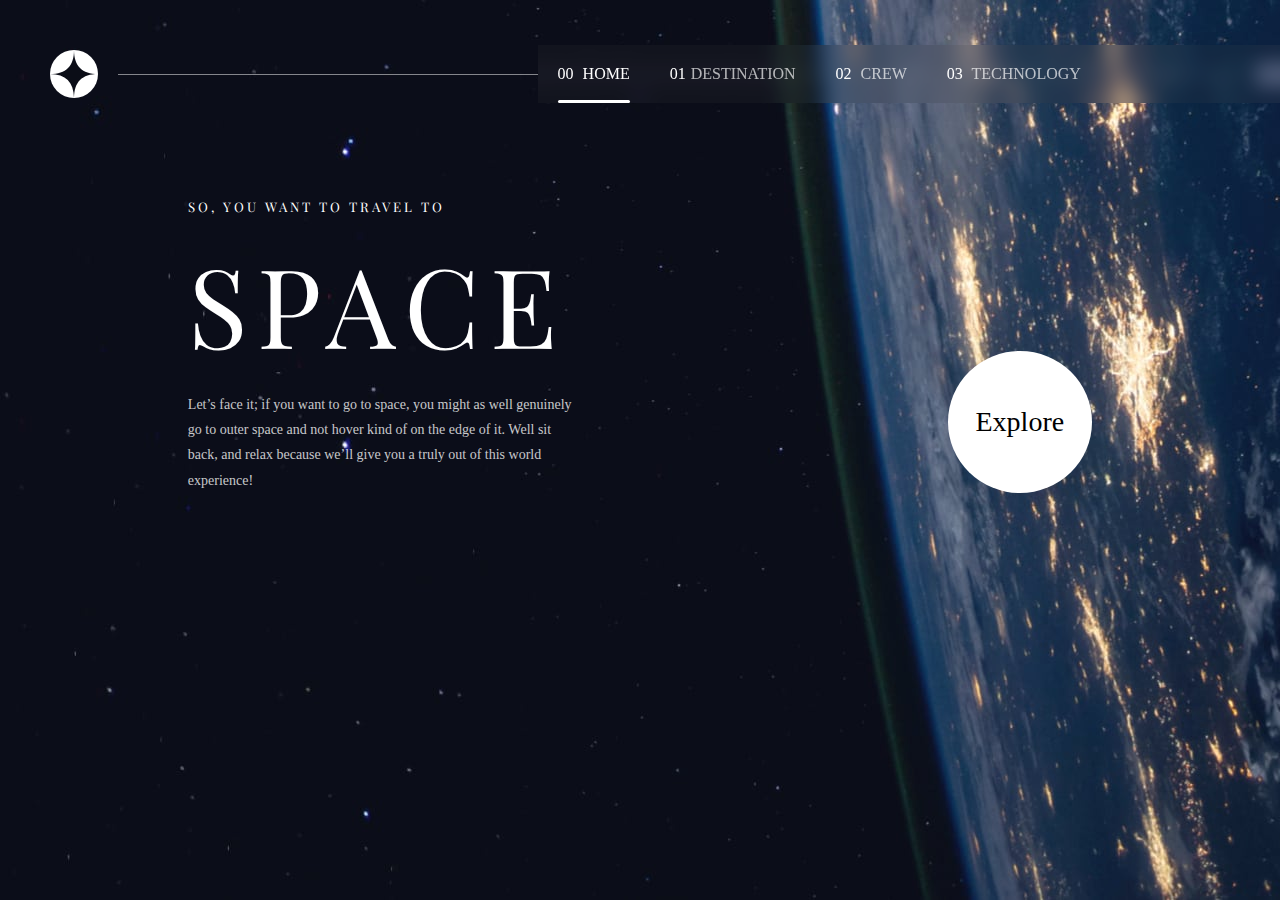
<file: index.html>
<!DOCTYPE html>
<html lang="en">
<head>
  <meta charset="UTF-8">
  <meta name="viewport" content="width=device-width, initial-scale=1.0">

  <link rel="icon" type="image/png" sizes="32x32" href="./assets/favicon-32x32.png">
  <link rel="stylesheet" href="styles.css">
  <title>Frontend Mentor | Space tourism website</title>
</head>
<body class="home-page">

  <header>
    <img src="assets/shared/logo.svg" alt="">
   <hr>
    <nav>
      <a href="index.html" class="active"><span>00</span> Home</a>
      <a href="destination-moon.html"><span>01</span>Destination</a>
      <a href="crew-engineer.html"><span>02</span> Crew</a>
      <a href="technology-vehicle.html"><span>03</span> Technology</a>
      
    </nav><img src="assets/shared/icon-hamburger.svg" class="menu" alt="">
  </header>
<section class="hero">
  <div class="des">
  <h5> So, you want to travel to</h5>
  <h1> Space</h1>
  <p> Let’s face it; if you want to go to space, you might as well genuinely go to 
  outer space and not hover kind of on the edge of it. Well sit back, and relax 
  because we’ll give you a truly out of this world experience!</p></div>
  <div class="circle">
    <a href=""> Explore</a>
  </div>
</section>

 
 
 


</body>
</html>
</file>
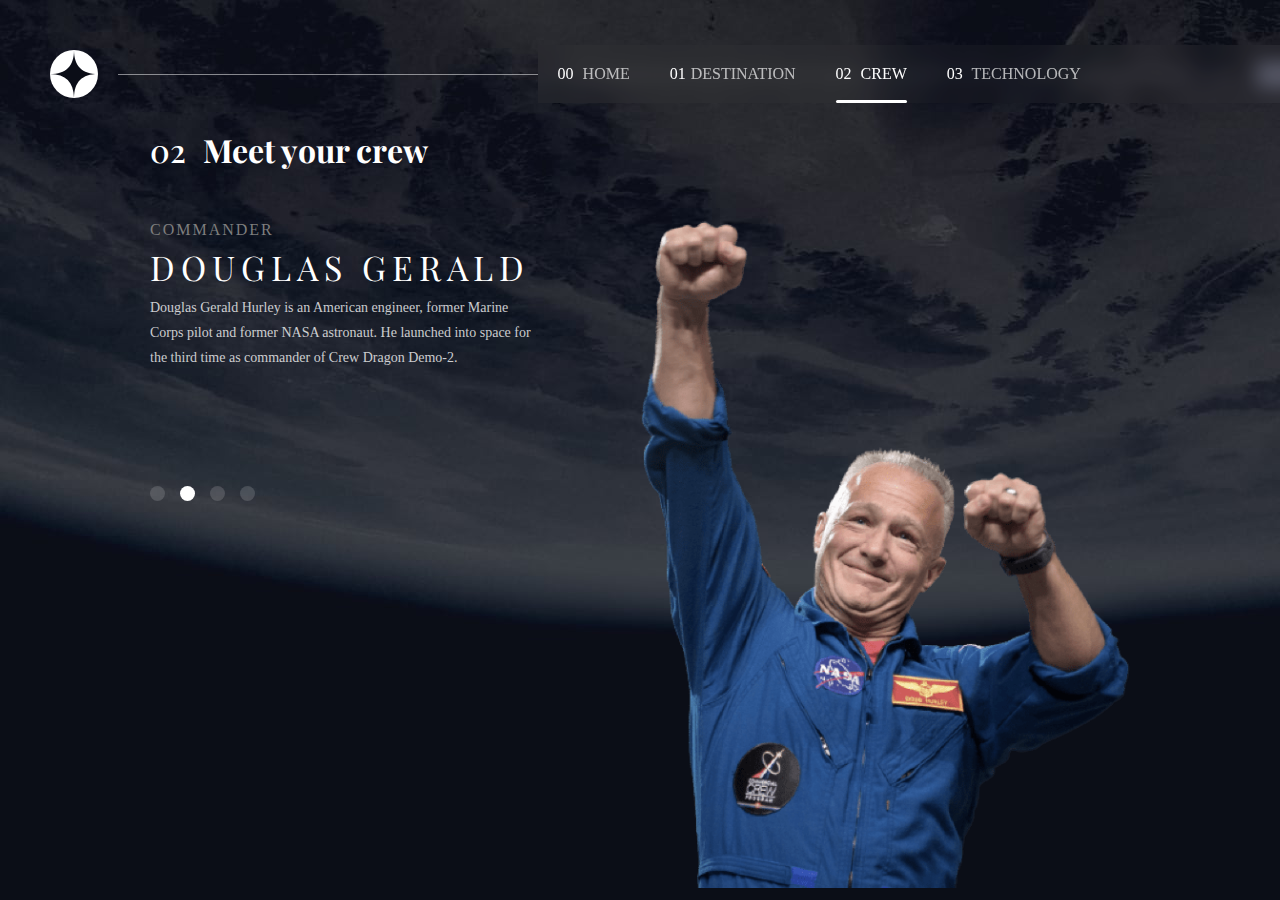
<file: crew-commander.html>
<!DOCTYPE html>
<html lang="en">
<head>
  <meta charset="UTF-8">
  <meta name="viewport" content="width=device-width, initial-scale=1.0">

  <link rel="icon" type="image/png" sizes="32x32" href="./assets/favicon-32x32.png">
  <link rel="stylesheet" href="styles.css">
  <title>Frontend Mentor | Space tourism website</title>
</head>
<body>
  <body class="crew">

    <header>
      <img src="assets/shared/logo.svg" alt="">
     <hr>
      <nav>
        <a href="index.html" ><span>00</span> Home</a>
        <a href="destination-moon.html"><span>01</span>Destination</a>
        <a href="crew-engineer.html" class="active"><span>02</span> Crew</a>
        <a href="technology-vehicle.html"><span>03</span> Technology</a>
        
      </nav><img src="assets/shared/icon-hamburger.svg" class="menu" alt="">
    </header>
    
    <section class="engineer">
      <h1> <span> 02</span> Meet your crew</h1>
      <div class="box">
        <div class="info">
        <span> 
          Commander</span>
        <h1> Douglas Gerald</h1>
        <p>  Douglas Gerald Hurley is an American engineer, former Marine Corps pilot 
          and former NASA astronaut. He launched into space for the third time as 
          commander of Crew Dragon Demo-2. </p>
      <div class="circles">
        <a class="circle" href="crew-specialist.html"></a>
        <a class="circle lamp" href="crew-commander.html"></a>
       <a  class="circle" href="crew-pilot.html"></a>
       <a class="circle " href="crew-engineer.html"></a>
      </div>
      </div>
      <img src="assets/crew/image-douglas-hurley.png" alt="">
    </div>
    </section>
</body>
</html>
</file>
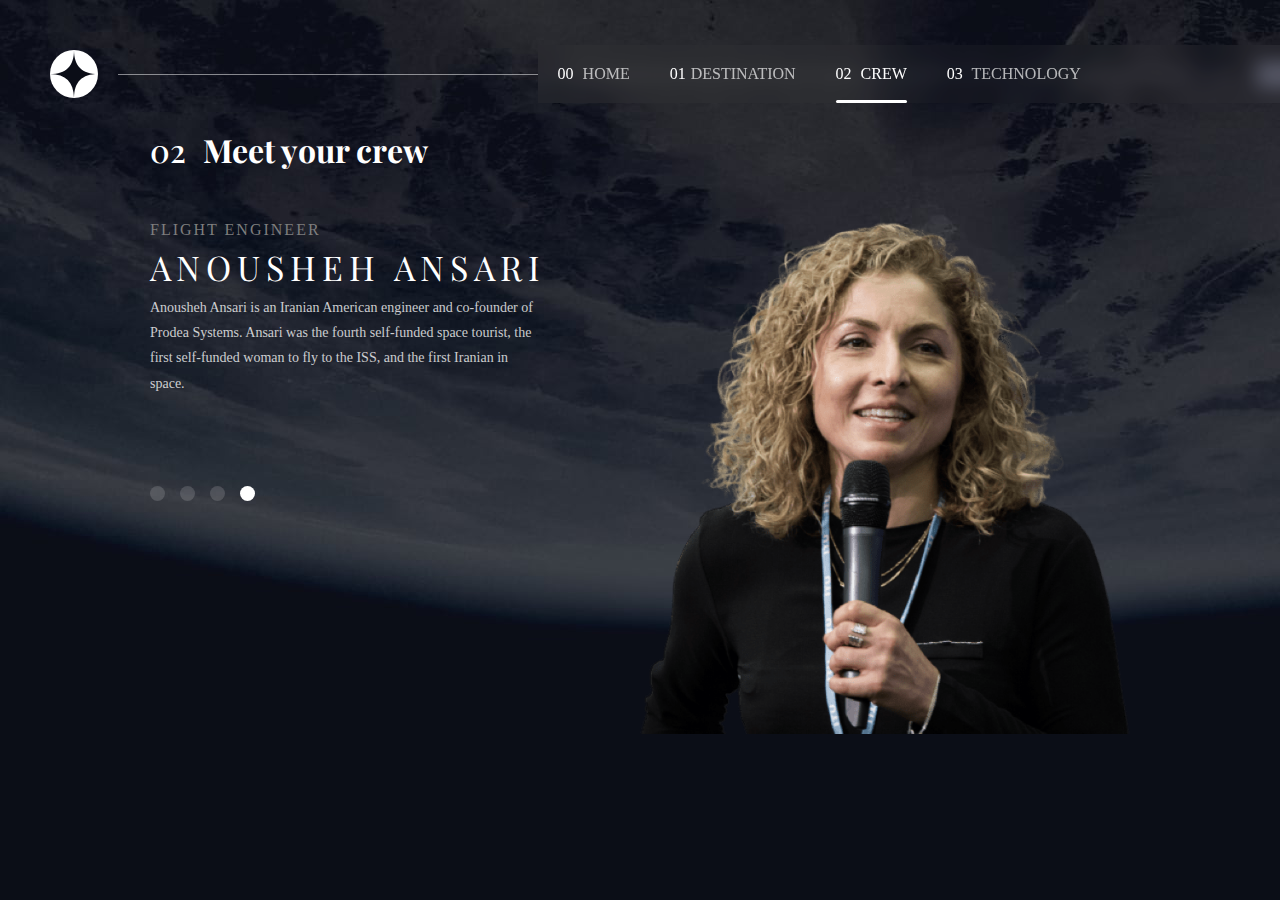
<file: crew-engineer.html>
<!DOCTYPE html>
<html lang="en">
<head>
  <meta charset="UTF-8">
  <meta name="viewport" content="width=device-width, initial-scale=1.0">
<link rel="stylesheet" href="styles.css">
  <link rel="icon" type="image/png" sizes="32x32" href="./assets/favicon-32x32.png">
  
  <title>Frontend Mentor | Space tourism website</title>
</head>
<body class="crew">

  <header>
    <img src="assets/shared/logo.svg" alt="">
   <hr>
    <nav>
      <a href="index.html" ><span>00</span> Home</a>
      <a href="destination-moon.html"><span>01</span>Destination</a>
      <a href="crew-engineer.html" class="active"><span>02</span> Crew</a>
      <a href="technology-vehicle.html"><span>03</span> Technology</a>
      
    </nav><img src="assets/shared/icon-hamburger.svg" class="menu" alt="">
  </header>
  <section class="engineer">
    <h1> <span> 02</span> Meet your crew</h1>
    <div class="box">
      <div class="info">
      <span> Flight Engineer</span>
      <h1> Anousheh Ansari</h1>
      <p>Anousheh Ansari is an Iranian American engineer and co-founder of Prodea Systems. 
      Ansari was the fourth self-funded space tourist, the first self-funded woman to 
     fly to the ISS, and the first Iranian in space. </p>
    <div class="circles">
      <a class="circle" href="crew-specialist.html"></a>
     <a class="circle" href="crew-commander.html"></a>
    <a  class="circle" href="crew-pilot.html"></a>
    <a class="circle lamp" href="crew-engineer.html"></a>
    </div>
    </div>
    <img src="assets/crew/image-anousheh-ansari.png" alt="">
  </div>
  </section>


 
 

  
</body>
</html>
</file>
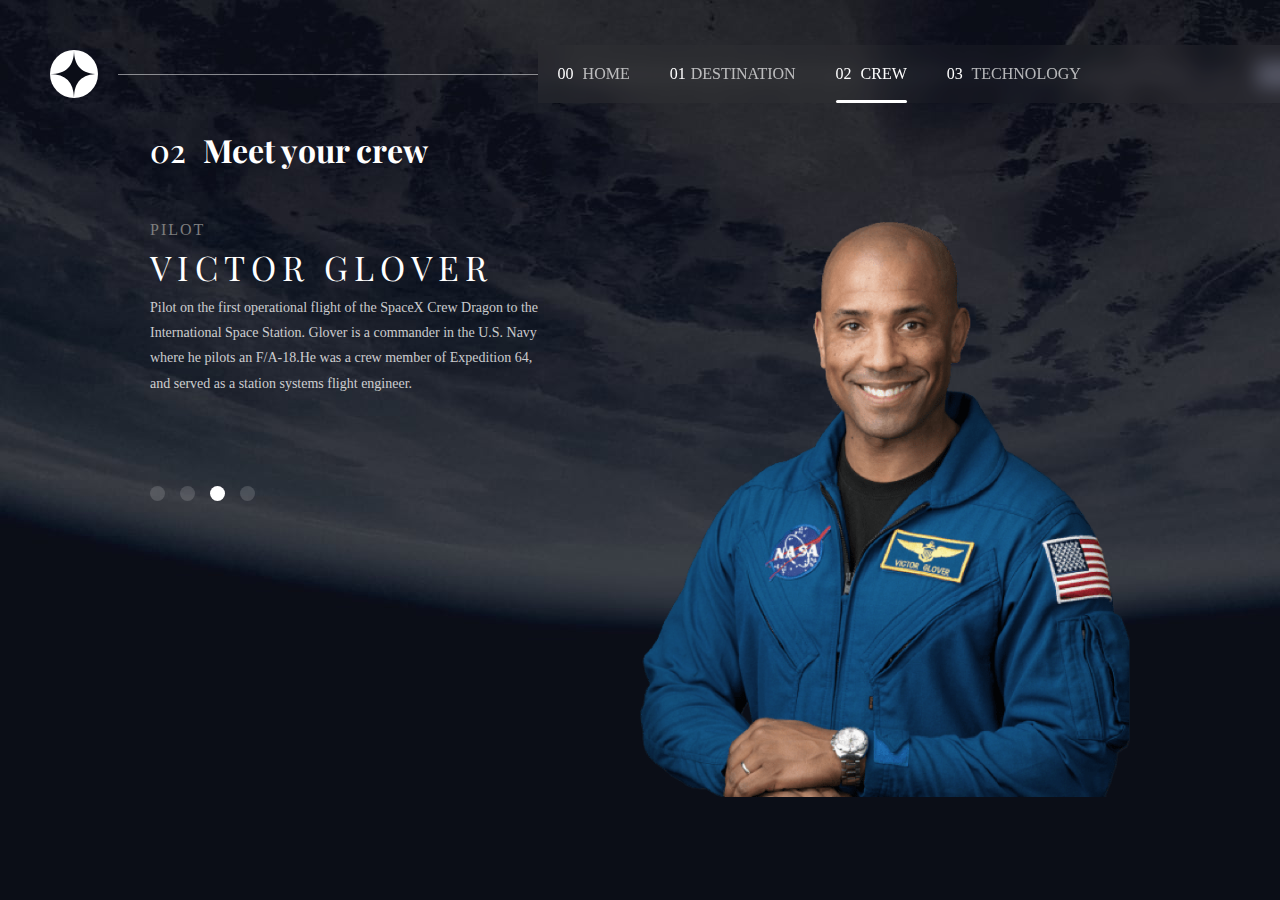
<file: crew-pilot.html>
<!DOCTYPE html>
<html lang="en">
<head>
  <meta charset="UTF-8">
  <meta name="viewport" content="width=device-width, initial-scale=1.0">

  <link rel="icon" type="image/png" sizes="32x32" href="./assets/favicon-32x32.png">
  <link rel="stylesheet" href="styles.css">
  <title>Frontend Mentor | Space tourism website</title>
</head>
<body class="crew">
  <header>
    <img src="assets/shared/logo.svg" alt="">
   <hr>
    <nav>
      <a href="index.html"><span>00</span> Home</a>
      <a href="destination-moon.html"><span>01</span>Destination</a>
      <a href="crew-engineer.html" class="active"><span>02</span> Crew</a>
      <a href="technology-vehicle.html"><span>03</span> Technology</a>
      
    </nav><img src="assets/shared/icon-hamburger.svg" class="menu" alt="">
  </header>
<section class="engineer">
  <h1> <span> 02</span> Meet your crew</h1>
  <div class="box">
    <div class="info">
    <span>   Pilot</span>
    <h1>Victor Glover</h1>
    <p>  Pilot on the first operational flight of the SpaceX Crew Dragon to the 
      International Space Station. Glover is a commander in the U.S. Navy where 
      he pilots an F/A-18.He was a crew member of Expedition 64, and served as a 
      station systems flight engineer.  </p>
  <div class="circles">
    <a class="circle" href="crew-specialist.html"></a>
        <a class="circle " href="crew-commander.html"></a>
       <a  class="circle lamp" href="crew-pilot.html"></a>
       <a class="circle " href="crew-engineer.html"></a>
  </div>
  </div>
  <img src="assets/crew/image-victor-glover.png" alt="">
</div>
</section>

</body>
</html>
</file>
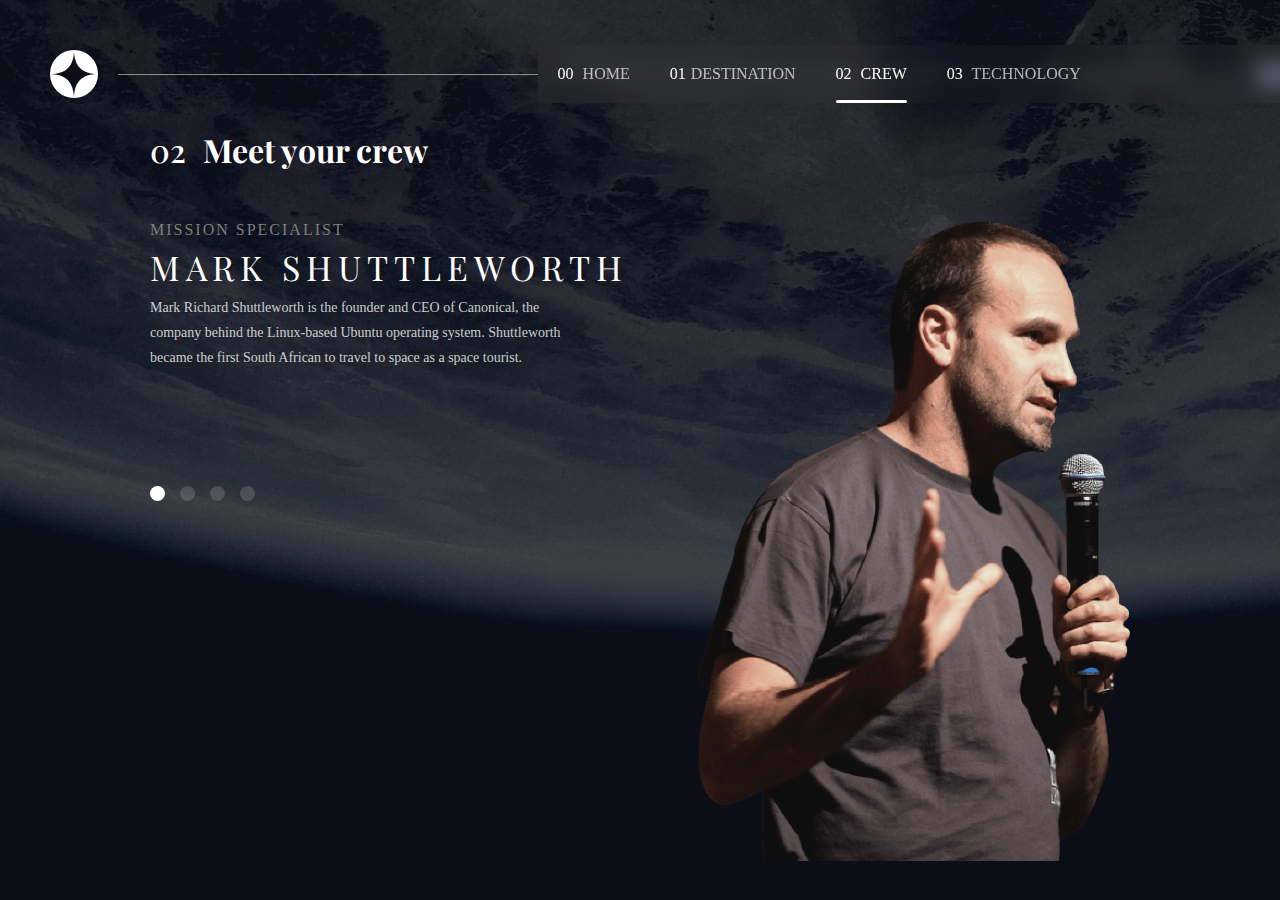
<file: crew-specialist.html>
<!DOCTYPE html>
<html lang="en">
<head>
  <meta charset="UTF-8">
  <meta name="viewport" content="width=device-width, initial-scale=1.0">

  <link rel="icon" type="image/png" sizes="32x32" href="./assets/favicon-32x32.png">
  <link rel="stylesheet" href="styles.css">
  <title>Frontend Mentor | Space tourism website</title>
</head>
<body>
  <body class="crew">

    <header>
      <img src="assets/shared/logo.svg" alt="">
     <hr>
      <nav>
        <a href="index.html" ><span>00</span> Home</a>
        <a href="destination-moon.html"><span>01</span>Destination</a>
        <a href="crew-engineer.html" class="active"><span>02</span> Crew</a>
        <a href="technology-vehicle.html"><span>03</span> Technology</a>
        
      </nav><img src="assets/shared/icon-hamburger.svg" class="menu" alt="">
    </header>
    
    <section class="engineer">
      <h1> <span> 02</span> Meet your crew</h1>
      <div class="box">
        <div class="info">
        <span> 
          Mission Specialist</span>
        <h1>  Mark Shuttleworth</h1>
        <p>   Mark Richard Shuttleworth is the founder and CEO of Canonical, the company behind 
          the Linux-based Ubuntu operating system. Shuttleworth became the first South 
          African to travel to space as a space tourist.</p>
      <div class="circles">
        <a class="circle lamp" href="crew-specialist.html"></a>
        <a class="circle " href="crew-commander.html"></a>
       <a  class="circle" href="crew-pilot.html"></a>
       <a class="circle " href="crew-engineer.html"></a>
      </div>
      </div>
      <img src="assets/crew/image-mark-shuttleworth.png" alt="">
    </div>
    </section>
</body>
</html>
</file>
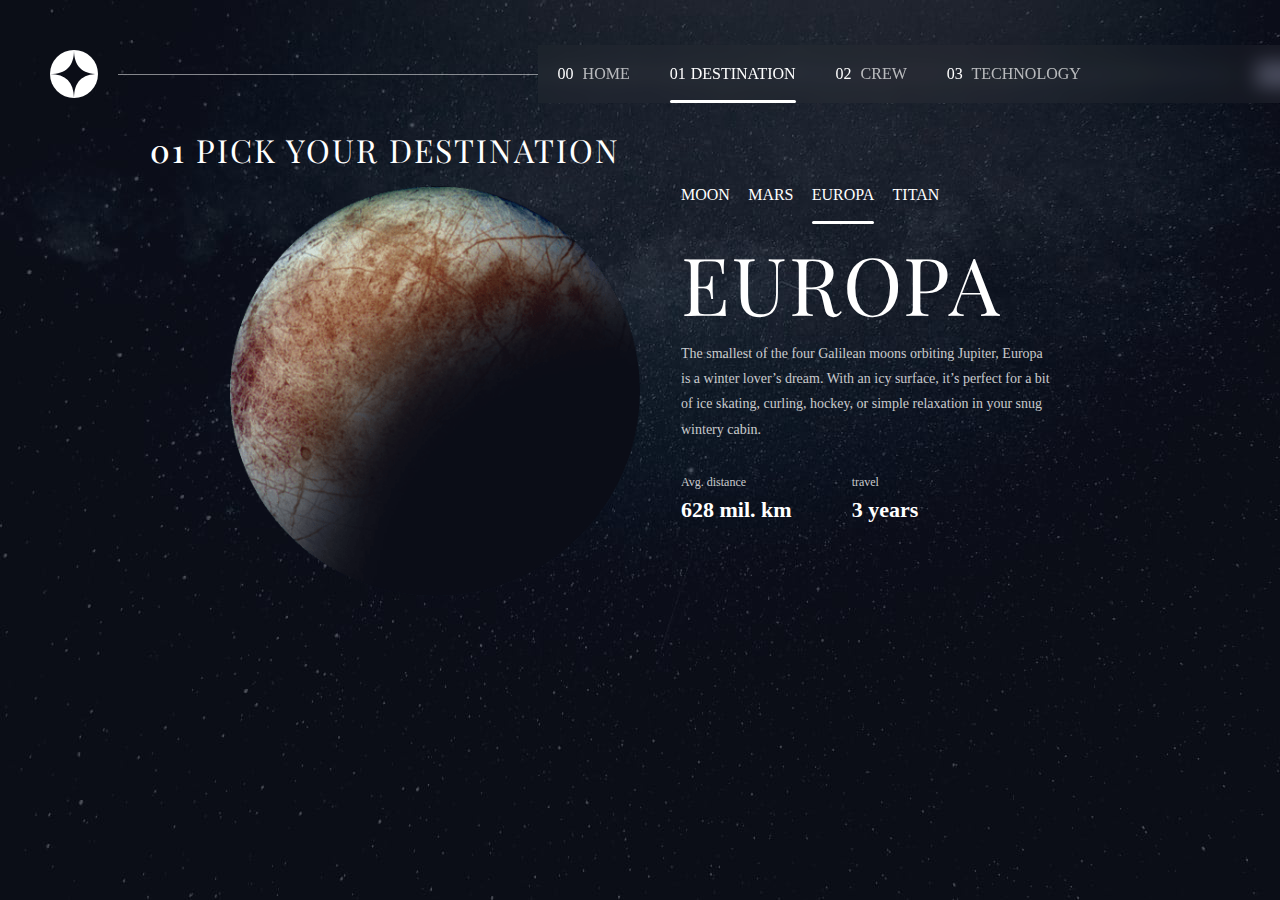
<file: destination-europa.html>
<!DOCTYPE html>
<html lang="en">
<head>
  <meta charset="UTF-8">
  <meta name="viewport" content="width=device-width, initial-scale=1.0">

  <link rel="icon" type="image/png" sizes="32x32" href="./assets/favicon-32x32.png">
  <link rel="stylesheet" href="styles.css">
  <title>Frontend Mentor | Space tourism website</title>
</head>
<body class="destination">
  <header>
    <img src="assets/shared/logo.svg" alt="">
   <hr>
    <nav>
      <a href="index.html"><span>00</span> Home</a>
      <a href="destination-moon.html" class="active"><span>01</span>Destination</a>
      <a href="crew-engineer.html"><span>02</span> Crew</a>
      <a href="technology-vehicle.html"><span>03</span> Technology</a>
      
    </nav><img src="assets/shared/icon-hamburger.svg" class="menu" alt="">
  </header>
  <section class="moon">
    <h1><span>01</span>Pick your destination</h1>
    <div class="box">
      <img src="assets/destination/image-europa.png" alt="" />
      <div class="des">
        <div class="nav">
          <a href="destination-moon.html" > Moon</a>
          <a href="destination-mars.html">Mars</a>
          <a href="destination-europa.html" class="active">Europa</a>
          <a href="destination-titan.html"> Titan</a>
        </div>
        <h1> Europa</h1>
        <p>
          The smallest of the four Galilean moons orbiting Jupiter, Europa is a 
          winter lover’s dream. With an icy surface, it’s perfect for a bit of 
          ice skating, curling, hockey, or simple relaxation in your snug 
          wintery cabin.</p>
     
      <div class="info">
       <div class="col">
        <span>Avg. distance</span>
        <p>   628 mil. km</p>
       </div>
       <div class="col">
        <span> travel</span>
        <p> 3 years</p>
       </div>
      </div>
     </div>
    </div>
  </section>

</body>
</html>
</file>
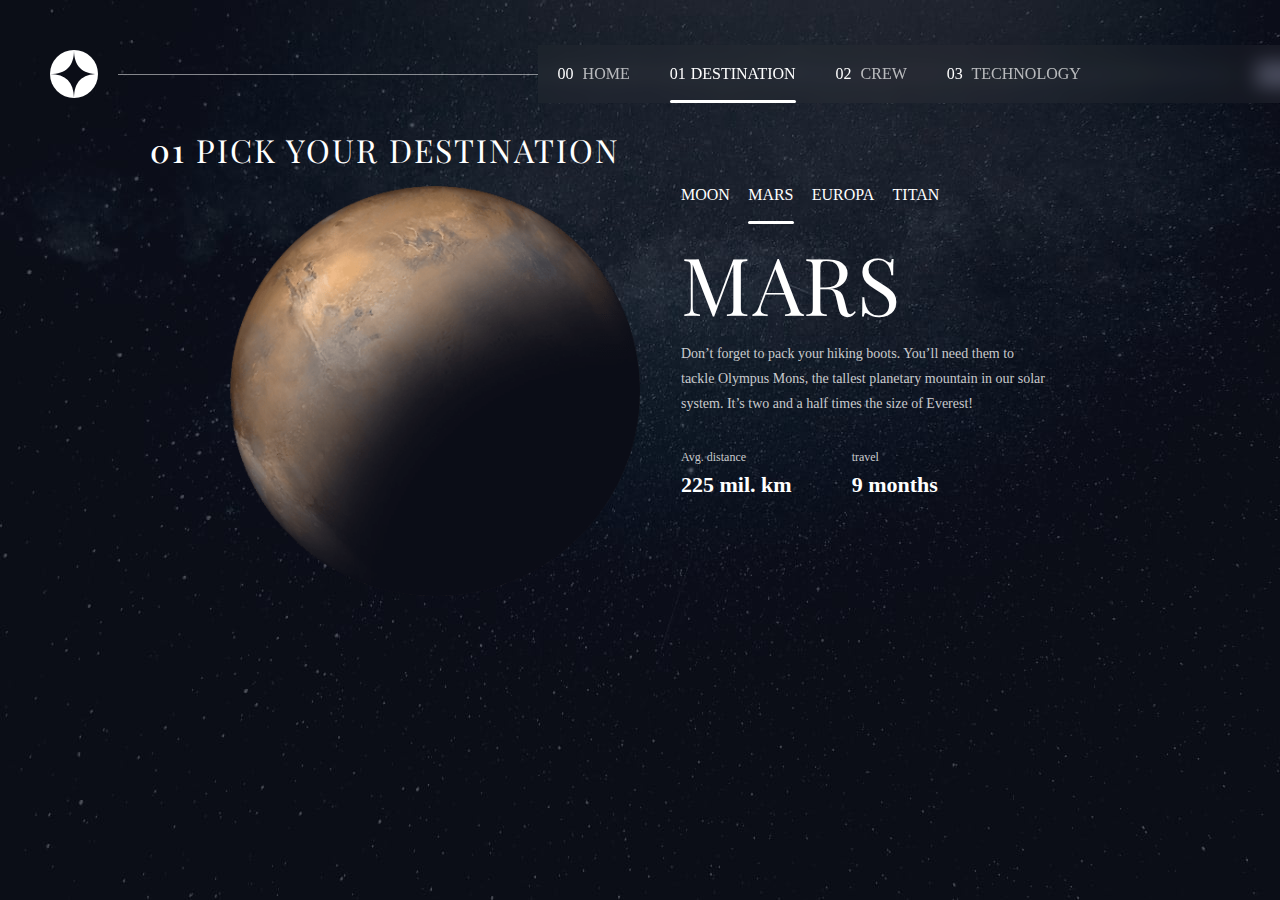
<file: destination-mars.html>
<!DOCTYPE html>
<html lang="en">
<head>
  <meta charset="UTF-8">
  <meta name="viewport" content="width=device-width, initial-scale=1.0">

  <link rel="icon" type="image/png" sizes="32x32" href="./assets/favicon-32x32.png">
  <link rel="stylesheet" href="styles.css">
  <title>Frontend Mentor | Space tourism website</title>
</head>

  <body class="destination">
    <header>
      <img src="assets/shared/logo.svg" alt="">
     <hr>
      <nav>
        <a href="index.html" ><span>00</span> Home</a>
        <a href="destination-moon.html"class="active"><span>01</span>Destination</a>
        <a href="crew-engineer.html"><span>02</span> Crew</a>
        <a href="technology-vehicle.html"><span>03</span> Technology</a>
        
      </nav><img src="assets/shared/icon-hamburger.svg" class="menu" alt="">
    </header>
    <section class="moon">
      <h1><span>01</span>Pick your destination</h1>
      <div class="box">
        <img src="assets/destination/image-mars.png" alt="" />
        <div class="des">
          <div class="nav">
            <a href="destination-moon.html"> Moon</a>
            <a href="destination-mars.html" class="active">Mars</a>
            <a href="destination-europa.html">Europa</a>
            <a href="destination-titan.html"> Titan</a>
          </div>
          <h1> Mars</h1>
          <p>
            Don’t forget to pack your hiking boots. You’ll need them to tackle Olympus Mons, 
            the tallest planetary mountain in our solar system. It’s two and a half times 
            the size of Everest!
          
          </p>
       
        <div class="info">
         <div class="col">
          <span>Avg. distance</span>
          <p>  225 mil. km</p>
         </div>
         <div class="col">
          <span> travel</span>
          <p>  9 months</p>
         </div>
        </div>
       </div>
      </div>
    </section>
</body>
</html>
</file>
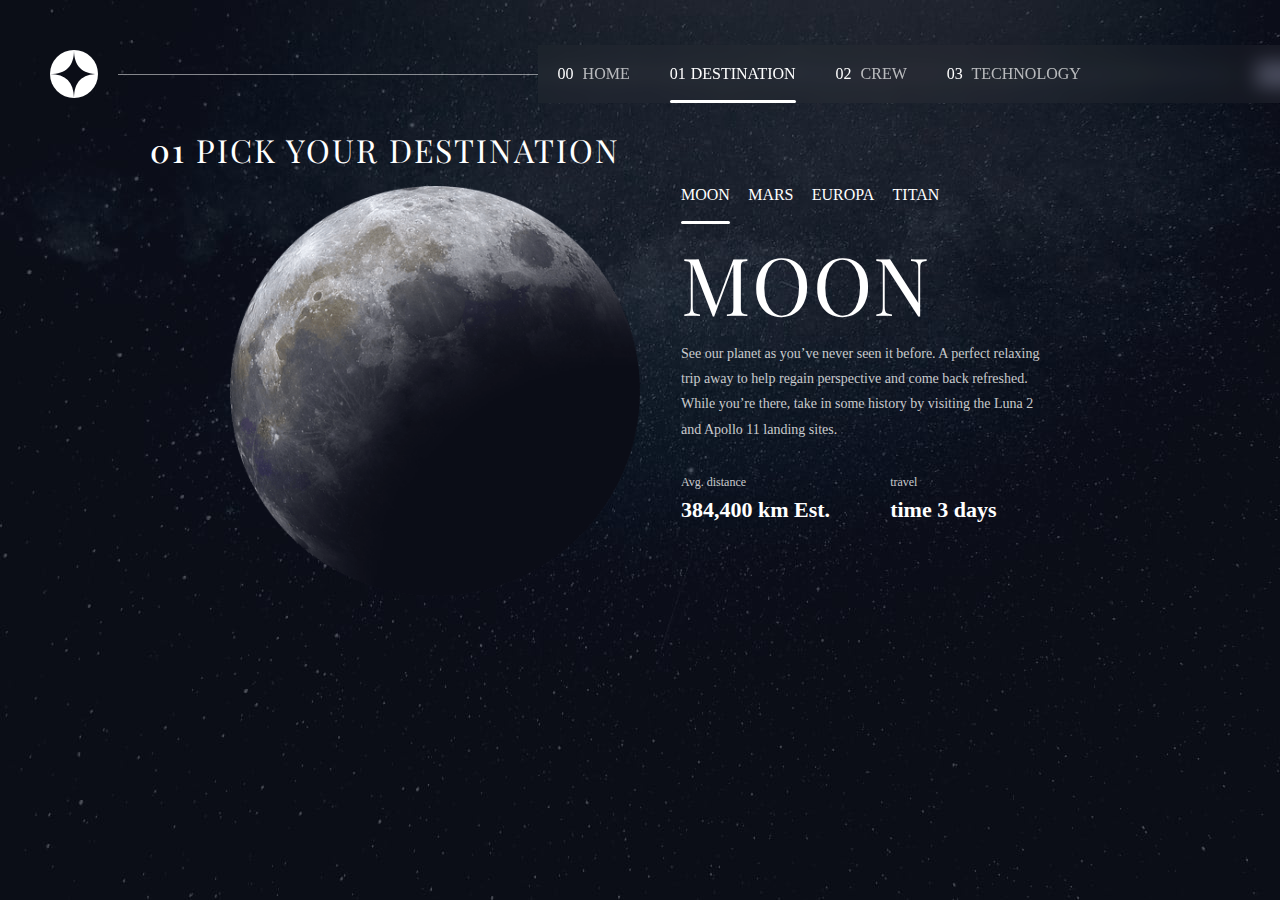
<file: destination-moon.html>
<!DOCTYPE html>
<html lang="en">
  <head>
    <meta charset="UTF-8" />
    <meta name="viewport" content="width=device-width, initial-scale=1.0" />
    <link rel="stylesheet" href="styles.css">
    <link
      rel="icon"
      type="image/png"
      sizes="32x32"
      href="./assets/favicon-32x32.png"
    />

    <title>Frontend Mentor | Space tourism website</title>
  </head>
  <body class="destination">
    <header>
      <img src="assets/shared/logo.svg" alt="">
     <hr>
      <nav>
        <a href="index.html" ><span>00</span> Home</a>
        <a href="destination-moon.html"class="active"><span>01</span>Destination</a>
        <a href="crew-engineer.html"><span>02</span> Crew</a>
        <a href="technology-vehicle.html"><span>03</span> Technology</a>
        
      </nav><img src="assets/shared/icon-hamburger.svg" class="menu" alt="">
    </header>
    <section class="moon">
      <h1><span>01</span>Pick your destination</h1>
      <div class="box">
        <img src="assets/destination/image-moon.png" alt="" />
        <div class="des">
          <div class="nav">
            <a href="destination-moon.html" class="active"> Moon</a>
            <a href="destination-mars.html">Mars</a>
            <a href="destination-europa.html">Europa</a>
            <a href="destination-titan.html"> Titan</a>
          </div>
          <h1>Moon</h1>
          <p>
            See our planet as you’ve never seen it before. A perfect relaxing
            trip away to help regain perspective and come back refreshed. While
            you’re there, take in some history by visiting the Luna 2 and Apollo
            11 landing sites.
          </p>
       
        <div class="info">
         <div class="col">
          <span>Avg. distance</span>
          <p>384,400 km Est.</p>
         </div>
         <div class="col">
          <span> travel</span>
          <p>time 3 days</p>
         </div>
        </div>
       </div>
      </div>
    </section>

      
  </body>
</html>
</file>
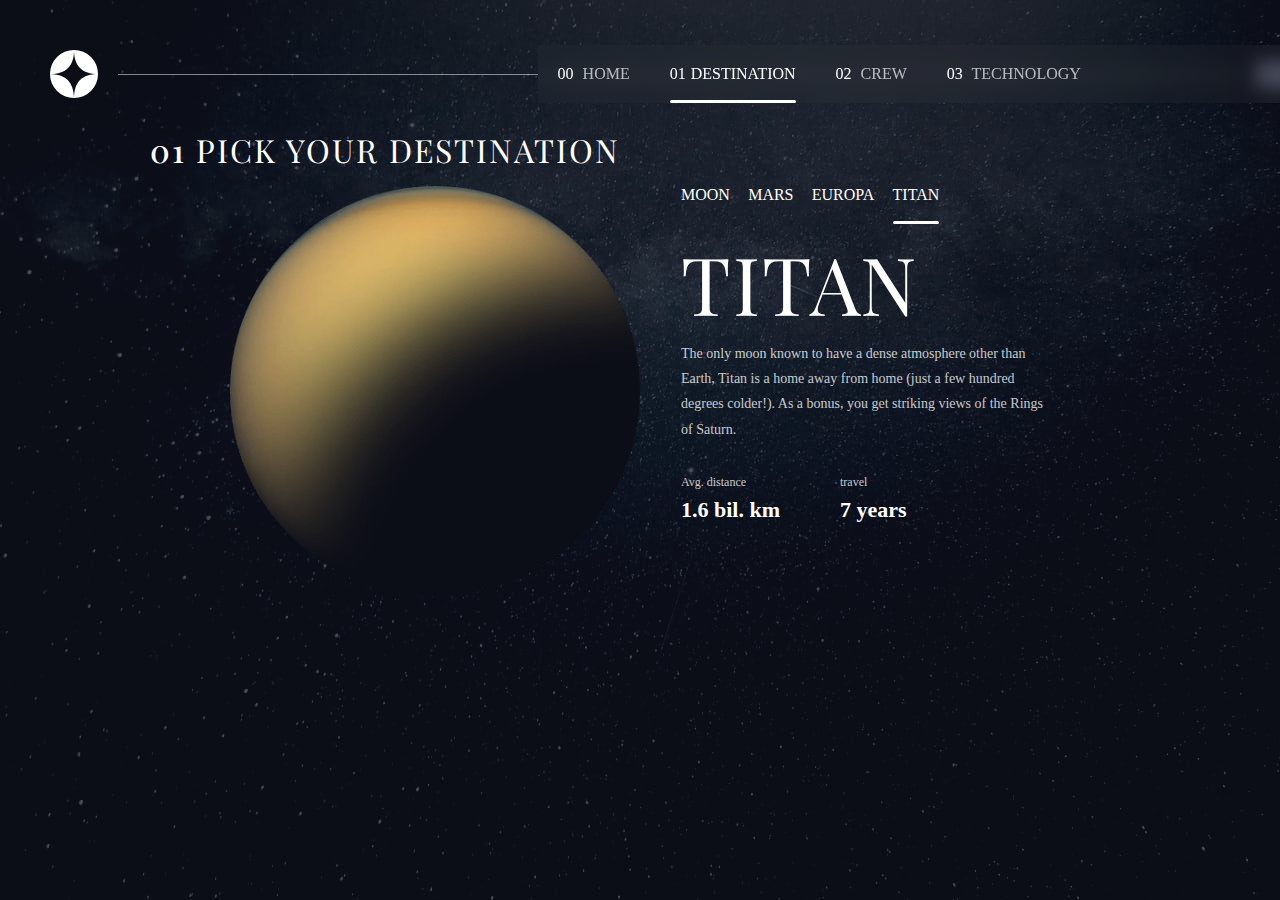
<file: destination-titan.html>
<!DOCTYPE html>
<html lang="en">
<head>
  <meta charset="UTF-8">
  <meta name="viewport" content="width=device-width, initial-scale=1.0">

  <link rel="icon" type="image/png" sizes="32x32" href="./assets/favicon-32x32.png">
  <link rel="stylesheet" href="styles.css">
  <title>Frontend Mentor | Space tourism website</title>
</head>
<body class="destination">
  <header>
    <img src="assets/shared/logo.svg" alt="">
   <hr>
    <nav>
      <a href="index.html" ><span>00</span> Home</a>
      <a href="destination-moon.html"class="active"><span>01</span>Destination</a>
      <a href="crew-engineer.html"><span>02</span> Crew</a>
      <a href="technology-vehicle.html"><span>03</span> Technology</a>
      
    </nav><img src="assets/shared/icon-hamburger.svg" class="menu" alt="">
  </header>
  <section class="moon">
    <h1><span>01</span>Pick your destination</h1>
    <div class="box">
      <img src="assets/destination/image-titan.png" alt="" />
      <div class="des">
        <div class="nav">
          <a href="destination-moon.html"> Moon</a>
          <a href="destination-mars.html">Mars</a>
          <a href="destination-europa.html">Europa</a>
          <a href="destination-titan.html" class="active"> Titan</a>
        </div>
        <h1> Titan</h1>
        <p>
        
  The only moon known to have a dense atmosphere other than Earth, Titan 
  is a home away from home (just a few hundred degrees colder!). As a 
  bonus, you get striking views of the Rings of Saturn.
        </p>
     
      <div class="info">
       <div class="col">
        <span>Avg. distance</span>
        <p>  1.6 bil. km</p>
       </div>
       <div class="col">
        <span> travel</span>
        <p>  7 years</p>
       </div>
      </div>
     </div>
    </div>
  </section>

</body>
</html>
</file>
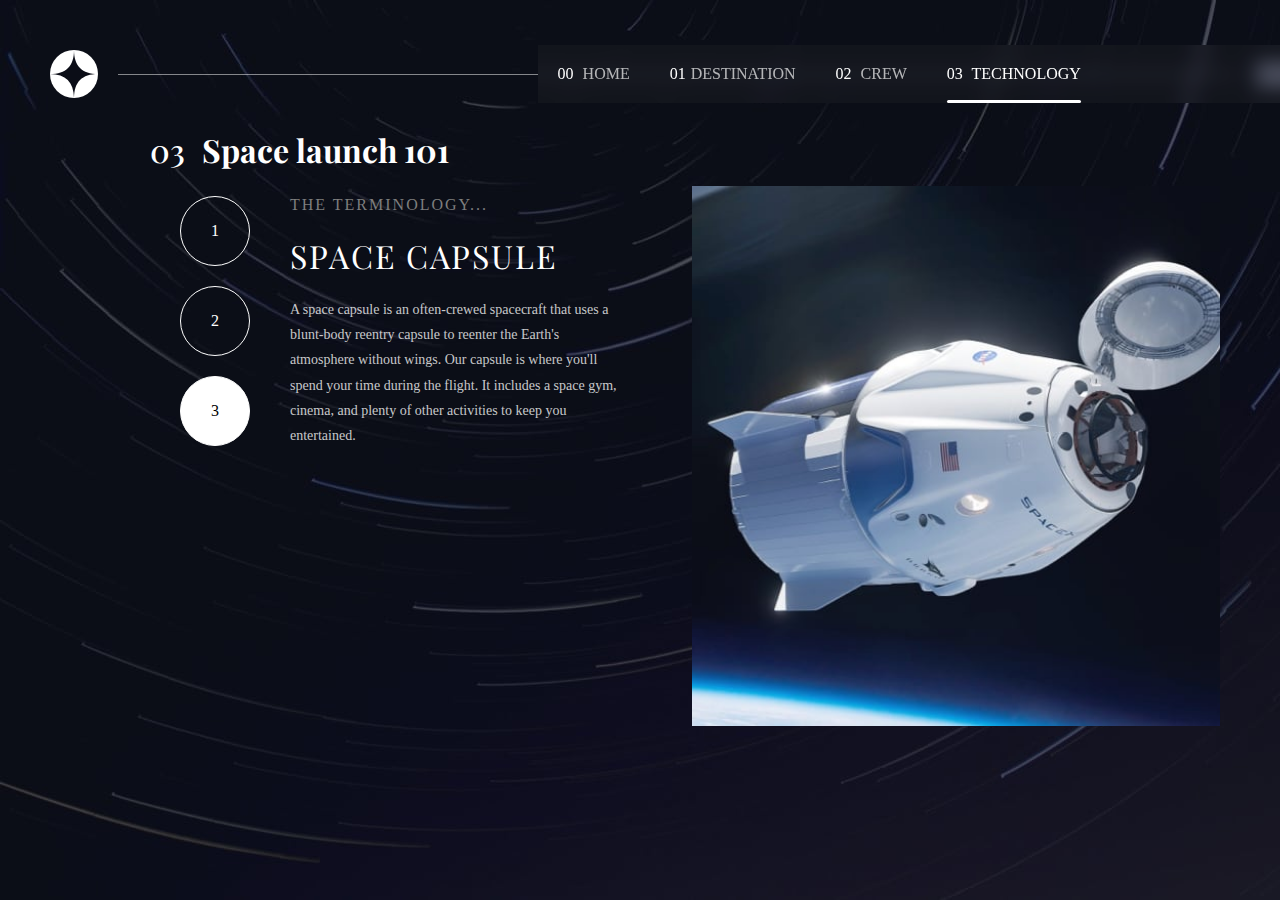
<file: technology-capsule.html>
<!DOCTYPE html>
<html lang="en">
<head>
  <meta charset="UTF-8">
  <meta name="viewport" content="width=device-width, initial-scale=1.0">
  <link rel="stylesheet" href="styles.css">
  <link rel="icon" type="image/png" sizes="32x32" href="./assets/favicon-32x32.png">
  
  <title>Frontend Mentor | Space tourism website</title>
</head>
<body class="technology">
  <header>
    <img src="assets/shared/logo.svg" alt="">
   <hr>
    <nav>
      <a href="index.html" ><span>00</span> Home</a>
      <a href="destination-moon.html"><span>01</span>Destination</a>
      <a href="crew-engineer.html"><span>02</span> Crew</a>
      <a href="technology-vehicle.html"class="active"><span>03</span> Technology</a>
      
    </nav><img src="assets/shared/icon-hamburger.svg" class="menu" alt="">
  </header>
  <section class="vehicle">
    <h1><span> 03</span> Space launch 101</h1>
    <div class="box">
      <div class="dess">
       <div class="col">
        <a href="technology-vehicle.html" >1</a>
        <a href="technology-spaceport.html">2</a>
       <a href="technology-capsule.html"   class="enable">3</a>
      </div>
      <div class="col">
        <span>  The terminology...</span>
        <h1> Space capsule</h1>
        <p> 
          A space capsule is an often-crewed spacecraft that uses a blunt-body reentry 
          capsule to reenter the Earth's atmosphere without wings. Our capsule is where 
          you'll spend your time during the flight. It includes a space gym, cinema, 
          and plenty of other activities to keep you entertained.</p>
      </div>
    </div>
      <img src="assets/technology/image-space-capsule-portrait.jpg" alt="">
    </div>
  </section>
  
 
</body>
</html>
</file>
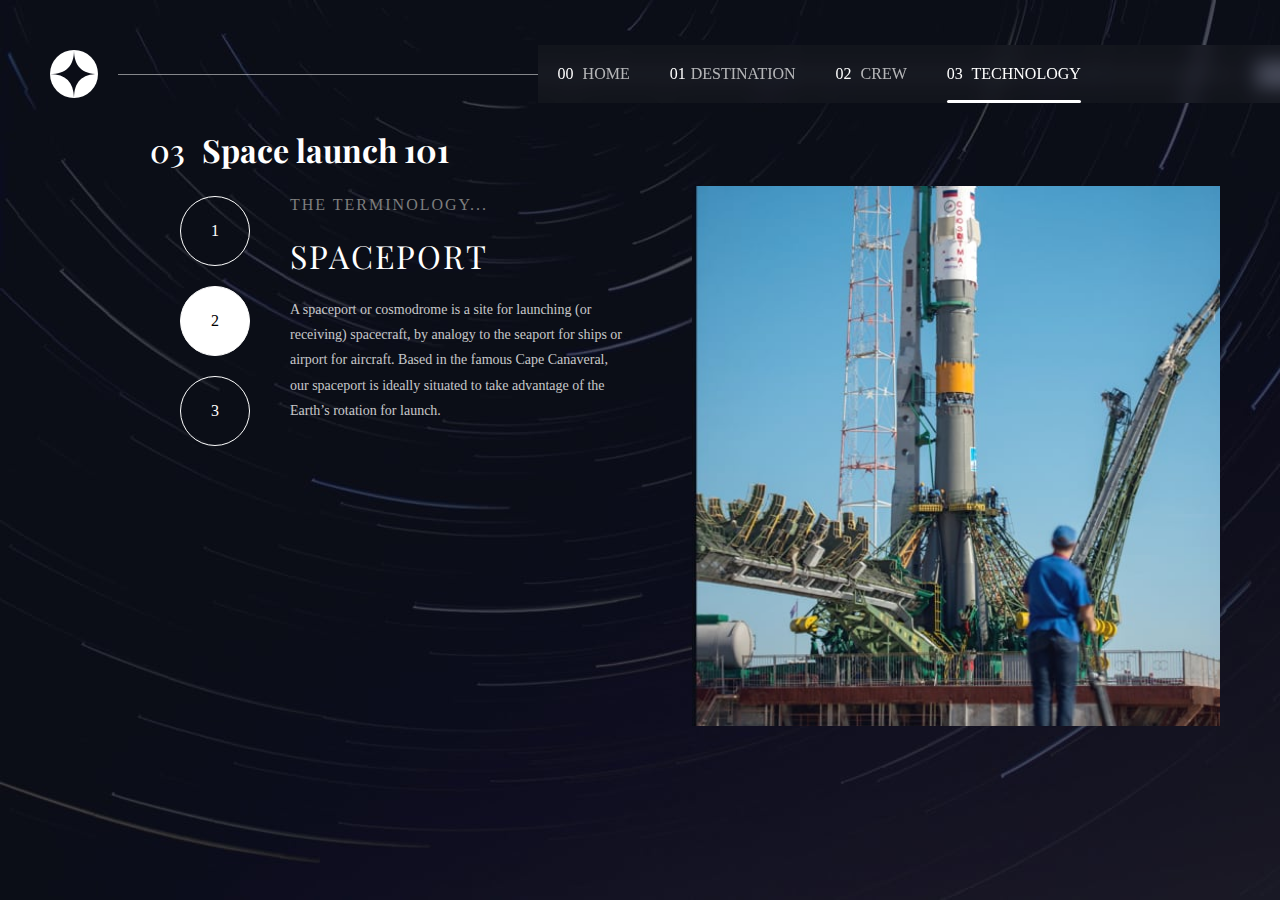
<file: technology-spaceport.html>
<!DOCTYPE html>
<html lang="en">
<head>
  <meta charset="UTF-8">
  <meta name="viewport" content="width=device-width, initial-scale=1.0">
  <link rel="stylesheet" href="styles.css">
  <link rel="icon" type="image/png" sizes="32x32" href="./assets/favicon-32x32.png">
  
  <title>Frontend Mentor | Space tourism website</title>
</head>
<body class="technology">
  <header>
    <img src="assets/shared/logo.svg" alt="">
   <hr>
    <nav>
      <a href="index.html" ><span>00</span> Home</a>
      <a href="destination-moon.html"><span>01</span>Destination</a>
      <a href="crew-engineer.html"><span>02</span> Crew</a>
      <a href="technology-vehicle.html"class="active"><span>03</span> Technology</a>
      
    </nav><img src="assets/shared/icon-hamburger.svg" class="menu" alt="">
  </header>
  <section class="vehicle">
    <h1><span> 03</span> Space launch 101</h1>
    <div class="box">
      <div class="dess">
       <div class="col">
        <a href="technology-vehicle.html" >1</a>
        <a href="technology-spaceport.html"  class="enable">2</a>
       <a href="technology-capsule.html" >3</a>
      </div>
      <div class="col">
        <span>  The terminology...</span>
        <h1>  Spaceport</h1>
        <p>  A spaceport or cosmodrome is a site for launching (or receiving) spacecraft, 
          by analogy to the seaport for ships or airport for aircraft. Based in the 
          famous Cape Canaveral, our spaceport is ideally situated to take advantage 
          of the Earth’s rotation for launch. </p>
      </div>
    </div>
      <img src="assets/technology/image-spaceport-portrait.jpg" alt="">
    </div>
  </section>
  
</body>
</html>
</file>
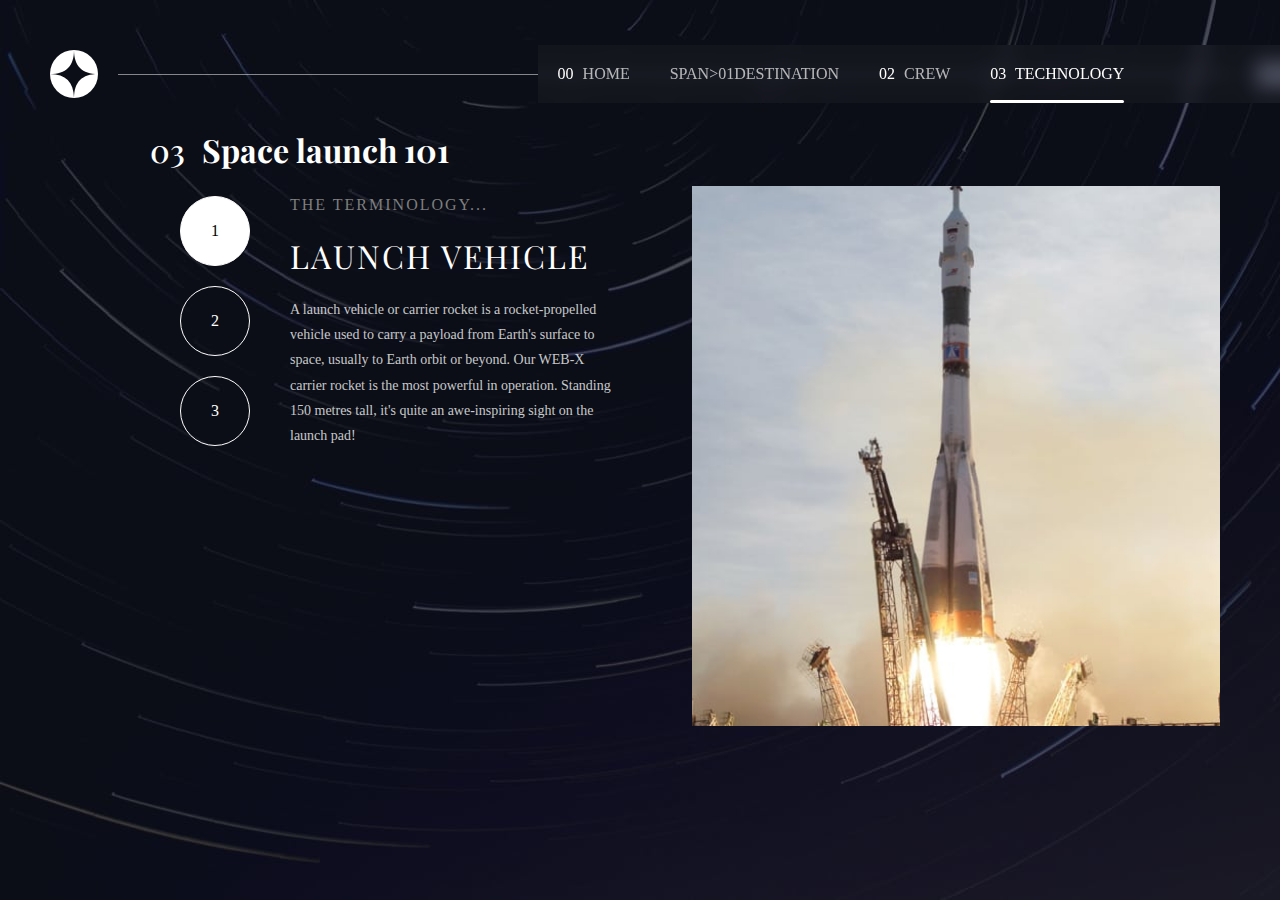
<file: technology-vehicle.html>
<!DOCTYPE html>
<html lang="en">
<head>
  <meta charset="UTF-8">
  <meta name="viewport" content="width=device-width, initial-scale=1.0">
<link rel="stylesheet" href="styles.css">
  <link rel="icon" type="image/png" sizes="32x32" href="./assets/favicon-32x32.png">
  
  <title>Frontend Mentor | Space tourism website</title>
</head>
<body class="technology">
  <header>
    <img src="assets/shared/logo.svg" alt="">
   <hr>
    <nav>
      <a href="index.html" ><span>00</span> Home</a>
      <a href="destination-moon.html">span>01</span>Destination</a>
      <a href="crew-engineer.html"><span>02</span> Crew</a>
      <a href="technology-vehicle.html"class="active"><span>03</span> Technology</a>
      
    </nav><img src="assets/shared/icon-hamburger.svg" class="menu" alt="">
  </header>
  <section class="vehicle">
    <h1><span> 03</span> Space launch 101</h1>
    <div class="box">
      <div class="dess">
       <div class="col">
        <a href="technology-vehicle.html" class="enable">1</a>
        <a href="technology-spaceport.html" >2</a>
       <a href="technology-capsule.html" >3</a>
      </div>
      <div class="col">
        <span>  The terminology...</span>
        <h1>  Launch vehicle</h1>
        <p> A launch vehicle or carrier rocket is a rocket-propelled vehicle used to carry a 
          payload from Earth's surface to space, usually to Earth orbit or beyond. Our 
          WEB-X carrier rocket is the most powerful in operation. Standing 150 metres tall, 
          it's quite an awe-inspiring sight on the launch pad! </p>
      </div>
    </div>
      <img src="assets/technology/image-launch-vehicle-portrait.jpg" alt="">
    </div>
  </section>
  
</body>
</html>
</file>
<file: styles.css>
@import url('https://fonts.googleapis.com/css2?family=Libre+Baskerville:ital,wght@0,400;0,700;1,400&family=Playfair+Display:ital,wght@0,400..900;1,400..900&family=Roboto+Slab:wght@100..900&display=swap');
*{
    margin: 0;
    padding: 0;
    box-sizing: border-box;
}
h1,h2,h3,h4,h5,h6{
    font-family: "Playfair Display", serif;
}
body{
    font-size: 16px;
    min-height: 100vh;

    overflow: hidden;
}
/* home pagr */
.home-page{
    background-image: url(assets/home/background-home-desktop.jpg);
    background-size: cover;
    background-repeat: no-repeat;
}

header{
    display: flex;
    padding: 50px 0 20px 50px;
    justify-content: space-between;
    align-items: center;
    position: relative;
}
header hr {
    width: 450%;
    border: none;
    border-top: 1px solid rgba(255, 255, 255, 0.5); 
    margin: 0 20px;
    
    align-self: center;
  
}
nav{
    position: absolute;
    right: 0;
    display: flex;
    gap: 40px;
    background: rgba(71, 71, 71, 0.135);
    padding: 20px;
    width: 58%;
    backdrop-filter: blur(10px); 
    -webkit-backdrop-filter: blur(10px); 
}
header nav a{
    text-decoration: none;
    color: rgba(255, 255, 255, 0.685);
    font-weight: 400;
    text-transform: uppercase;
    position: relative;
}
nav a:hover,
nav a.active {
    color: white;
}

nav  a.active::after,
nav  a:hover::after{
    content: '';
    width: 100%;
    height: 3px;
    background: white;
    position: absolute;
    bottom: -20px;
    left: 0;
    border-radius: 50px;
}
header nav a span{
    margin-right: 5px;
    color: white;
    font-weight: 500;
}
.hero{
    display: flex;
    color: white;
    justify-content: space-around;
    align-items: end;
    margin-top: 80px;
}
.hero .des{
    max-width: 30%;
}
.hero .des h5{
    letter-spacing: 3px;
    font-weight: 400;
    text-transform: uppercase;
}
.hero .des h1{
    margin: 15px 0;
    font-size: 110px;
    letter-spacing: 10px;
    font-weight: 400;
    text-transform: uppercase;
}.hero .des p{
    font-size: 14px;
    color: rgba(255, 255, 255, 0.783);
    line-height: 1.8;
    font-weight: 300;
}
.hero .circle{
    padding: 55px 28px;
    background: white;
    border-radius: 50%;
}
.hero .circle a{
    text-decoration: none;
    color: black;
    font-size: 28px;
   font-weight: 300;
}
/* destination-moon */
.destination{
      
    background-image: url(assets/destination/background-destination-desktop.jpg);
    background-repeat: no-repeat;
    background-size: cover;
}
.moon{
    margin: 10px 150px;
    color: white;
}
.moon h1 span{
    margin-right: 10px;
    color: white;
    font-weight: 500;
}
.moon h1{

 
    letter-spacing: 2px;
    font-weight: 400;
    text-transform: uppercase;
}
.box{
    display: flex;

    margin: 15px 80px 10px 80px;
 justify-content: space-between;
}
.box img {
    width: 50%;
    margin-top: 0px;
}
.box .des{
    max-width: 45%;
    display: flex;
    flex-direction: column;
}
.box .des .nav{
display: flex;
justify-content: space-between;
max-width: 70%;
margin-bottom: 20px;

}
.box .des .nav a{
    text-decoration: none;
    color: white;
    text-transform: uppercase;
    position: relative;
}

.nav  a.active::after,
.nav  a:hover::after{
    content: '';
    width: 100%;
    height: 3px;
    background: white;
    position: absolute;
    bottom: -20px;
    left: 0;
    border-radius: 50px;
}
.box .des h1{
    margin: 5px 0;
    font-size: 80px;
    font-weight: 400;
    text-transform: uppercase;
}
.box .des p{
    font-size: 14px;
    color: rgba(255, 255, 255, 0.783);
    line-height: 1.8;
    font-weight: 300;
}
.box .des .info{
    display: flex;
    gap: 60px;
    margin-top: 30px;
}
.box .des .info span{
    font-size: 12px;
    color: rgba(255, 255, 255, 0.783);
    font-weight: 300;
}
.box .des .info p{
    font-size: 22px;
    color: white;
    font-weight: 600;
}
/* crew page */
.crew{
    background-image: url(assets/crew/background-crew-desktop.jpg);
    background-size: cover;
    background-repeat: no-repeat;
}
.engineer{
    margin: 10px 150px;
    color: white;
}
.engineer .box{
    margin:50px 0;
    align-items: start;
    text-align: left;
 
}
.engineer h1 span {
    margin-right: 10px;
    color: white;
    font-weight: 500;
}
.engineer .box .info {
    position: relative;
    height: 250px;
}

.engineer .box .info h1{
    margin: 5px 0;
    font-size: 34px;
    font-weight: 400;
    text-transform: uppercase;
    letter-spacing: 6px;
}
.engineer .box .info span{
    color: #7e7e7e;
    text-transform: uppercase;
    letter-spacing: 2px;
    
}
.engineer .box .info p{
    font-size: 14px;
    color: rgba(255, 255, 255, 0.783);
    line-height: 1.8;
    font-weight: 300;
    max-width: 80%;
}
.engineer .box .info .circles{
    display: flex;
 gap: 15px;
position: absolute;
bottom: -30px;
}
.engineer .box .info .circle{
    height: 15px;
    width: 15px;
    background:rgba(255, 255, 255, 0.148) ;
    border-radius: 50%;
}
.engineer .box .info .lamp{
    background: white;
}
/* technology page */
.technology{
    background-image: url(assets/technology/background-technology-desktop.jpg);
    background-size: cover;
    background-repeat: no-repeat;
}
.vehicle{
    margin: 10px 0 150px   150px ;
    color: white;
}
.vehicle .col{
    display: flex;
    flex-direction: column;
gap: 20px;
}
.vehicle .box{
    gap: 70px;
}
.vehicle h1 span {
    margin-right: 10px;
    color: white;
    font-weight: 500;
}
.vehicle .dess{
    display: flex;
    gap: 40px;
    margin-left: -50px;
    margin-right: 0;
    margin-top: 10px;
    max-width: 60%;
 
}
.vehicle .col:first-child a{
    padding:25px 30px ;
  border: 1px solid white;
   text-decoration: none;
    border-radius: 50%;
    color: white;
    
}
.vehicle .col:first-child .enable{
    background: white;
    color: black;
}
.vehicle .box img{
   height: 60vh;
   width: 100%;
   margin-right: -20px;
}
.vehicle .col:last-child span{
    color: #7e7e7e;
    text-transform: uppercase;
    letter-spacing: 2px;
}
.vehicle .col:last-child h1{
 
    letter-spacing: 2px;
    font-weight: 400;
    text-transform: uppercase;
}
.vehicle .col:last-child p{
    font-size: 14px;
    color: rgba(255, 255, 255, 0.783);
    line-height: 1.8;
    font-weight: 300;
}
header nav .menu{
    display: none;
}
@media screen and (max-width: 900px){
    

nav{
    display: none;
}
nav a{
    display: none;
}
nav{
    background: transparent;
    width: auto;
    backdrop-filter: blur(0); 
    -webkit-backdrop-filter: blur(0); 
}
header{
    justify-content: space-between;
    padding: 20px 30px;
    gap: 100px;
}

header nav .menu {
    display: block;
    cursor: pointer;
}
.hero{
    max-width: 100%;
    flex-direction: column;
    padding:50px 30px;
    align-items: center;
    text-align: center;
}
.hero .des{
    max-width: 100%;
    margin: 30px 20px 50px 20px;
}
.hero .circle{
    margin-top: 50px;
    padding:  100px 80px;
}
.box{
    flex-direction: column;
    align-items: center;
    text-align: center;

    justify-content: center;
    padding: auto;
    margin: 30px 0 0 0;
}
.box img{
    width: 100%;
}
.box .des{
    max-width: 100%;
    margin-top: 20px;
}
.box .des .nav{
    max-width: 100%;
}
.box .des .info{
    justify-content: space-between;
    margin-top: 50px;
}
h1{
    text-align: center;
}
.engineer .box .info,
.engineer .box .info p {
    text-align: center;
    max-width: 100%;
margin-top: 30px;}
    .engineer .box .info .circles {
        left: 40%;
      
    }
    .vehicle .box img {
        height: 40vh;
        width: 90%;
        margin-right:0;
    }
    .vehicle {
        margin:10px;
    } 
}
    @media screen and (max-width: 376px) {
        body {
            font-size: 14px;
            overflow: auto;
        }
        .moon {
            margin: 10px 50px;
           
        }
        .engineer {
            margin: 10px 50px;
        }
        header {
            padding: 10px 20px;
        }
        
        nav {
            display: none;
        }
        
        nav.active a {
            display: block;
            font-size: 14px;
        }
    
        header nav .menu {
            display: block;
            cursor: pointer;
            font-size: 14px;
        }
    
        .hero {
            flex-direction: column;
            padding: 20px;
            text-align: center;
        }
        .engineer .box .info .circles {
            left: 30%;
        }
        .hero .des {
            max-width: 100%;
            margin: 10px;
        }
    
        .hero .des h1 {
            font-size: 50px;
            letter-spacing: 5px;
        }
        
        .hero .des p {
            font-size: 12px;
        }
    
        .hero .circle {
            margin-top: 20px;
            padding: 65px 40px;
        }
    
        .box {
            flex-direction: column;
            align-items: center;
            text-align: center;
            margin: 20px 0;
        }
    
        .box img {
            width: 100%;
            max-height: 40vh;
            margin-top: 43px;
        }
     
    
        .box .des {
            max-width: 100%;
            margin-top: 20px;
        }
    
        .box .des h1 {
            font-size: 40px;
        }
    
        .box .des p {
            font-size: 12px;
        }
    
        .engineer .box .info {
            text-align: center;
            margin-top: 20px;
        }
    
        .engineer .box .info h1 {
            font-size: 20px;
        }
    
        .vehicle {
            margin: 10px 50px;
        }
    
        .vehicle .box img {
            height: 30vh;
            width: 100%;
            margin-top: -50px;
        }
    
        .vehicle .col:first-child a {
            padding: 15px 20px;
        }
    
        .vehicle .col:last-child h1 {
            font-size: 24px;
        }
    
        .vehicle .col:last-child p {
            font-size: 12px;
        }
      
 
        .vehicle .col {
            flex-direction: row;
        }
        .vehicle .col:last-child {
            flex-direction: column;
        }
        .vehicle .dess {
            flex-direction: column;
            max-width: 1;
            max-width: 100%;
            margin: 20px 50px;
        }
    }
</file>
